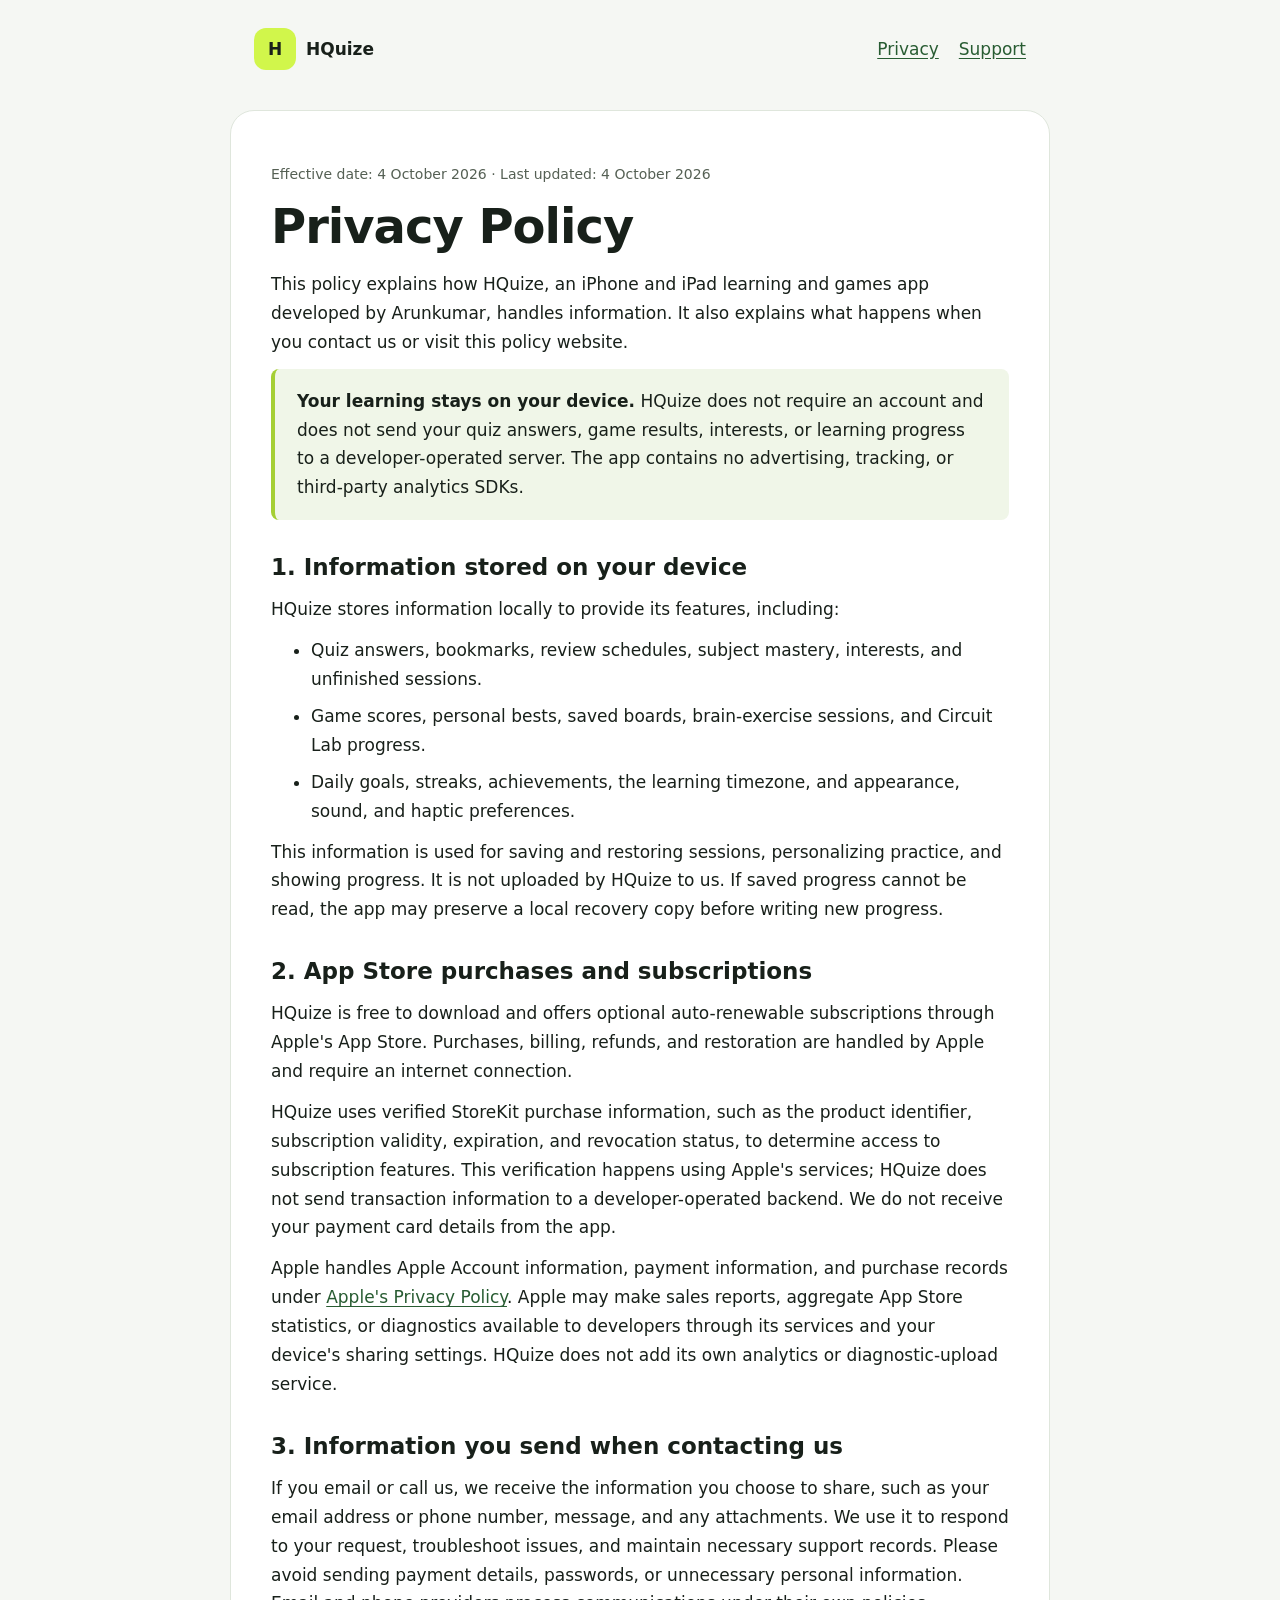
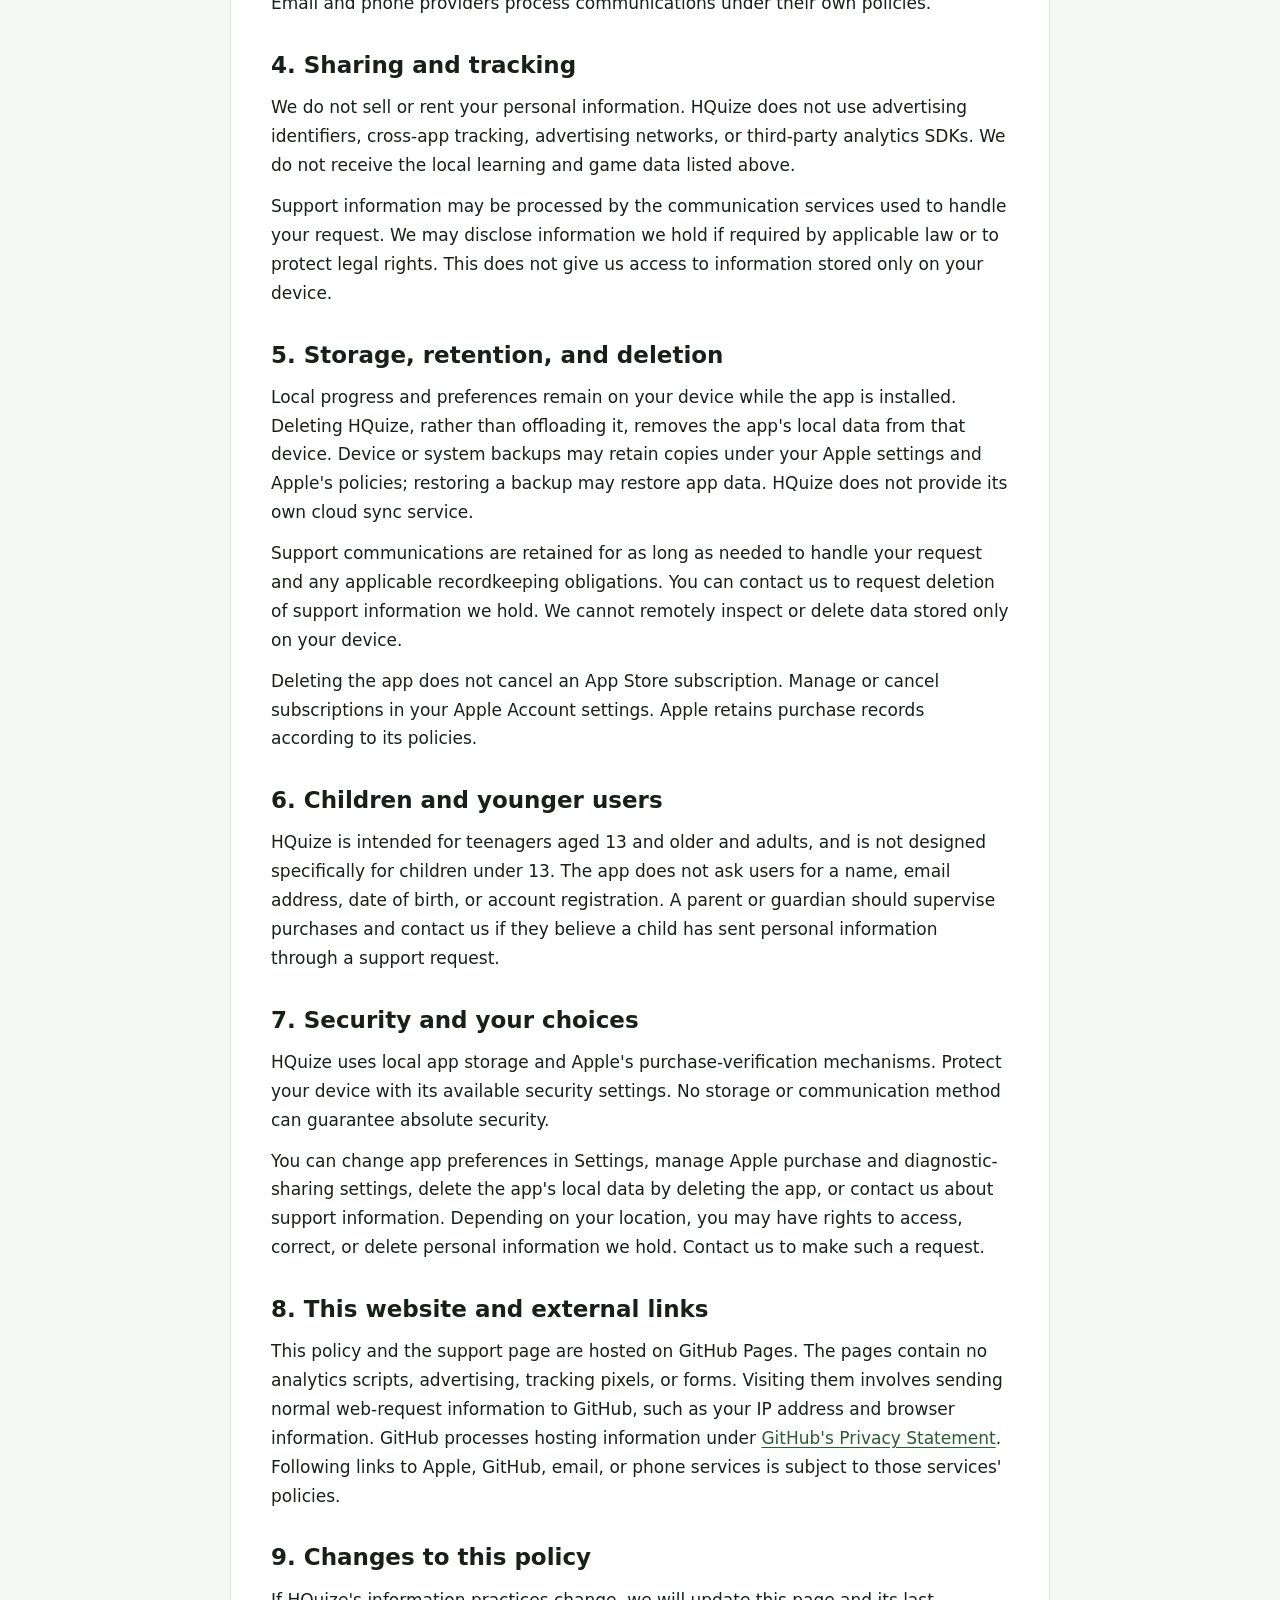
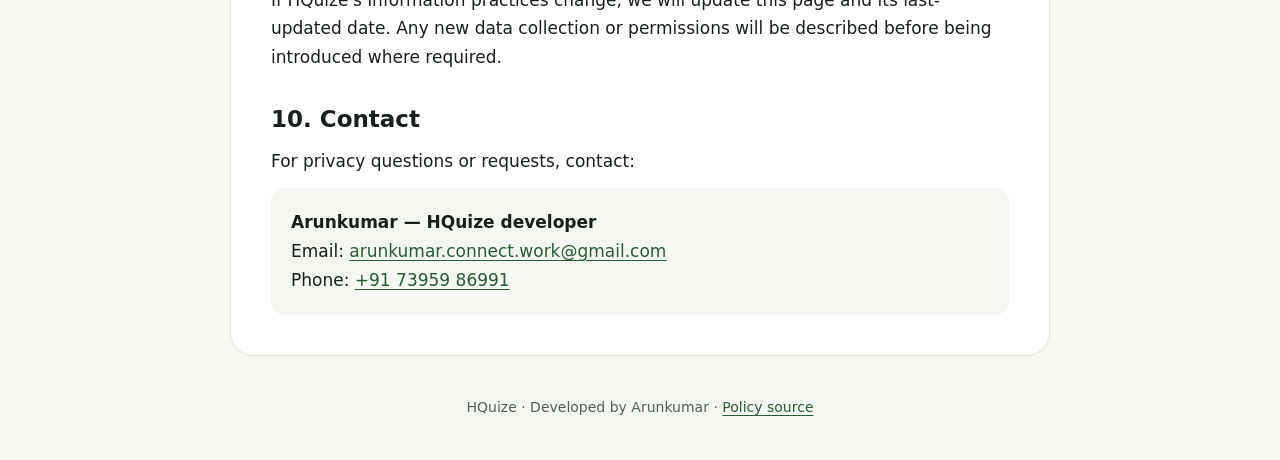
<file: index.html>
<!doctype html>
<html lang="en"><head><meta charset="utf-8"><meta name="viewport" content="width=device-width,initial-scale=1"><meta name="description" content="HQuize privacy policy and support: offline learning, local progress, and Apple-managed subscriptions."><title>Privacy Policy · HQuize</title><link rel="stylesheet" href="styles.css"></head><body><header><a class="brand" href="./"><span aria-hidden="true">H</span>HQuize</a><nav aria-label="Site"><a href="./">Privacy</a><a href="support.html">Support</a></nav></header><main><p class="meta">Effective date: 4 October 2026 · Last updated: 4 October 2026</p>
<h1>Privacy Policy</h1>
<p>This policy explains how HQuize, an iPhone and iPad learning and games app developed by Arunkumar, handles information. It also explains what happens when you contact us or visit this policy website.</p>
<div class="summary"><strong>Your learning stays on your device.</strong> HQuize does not require an account and does not send your quiz answers, game results, interests, or learning progress to a developer-operated server. The app contains no advertising, tracking, or third-party analytics SDKs.</div>
<h2>1. Information stored on your device</h2>
<p>HQuize stores information locally to provide its features, including:</p>
<ul><li>Quiz answers, bookmarks, review schedules, subject mastery, interests, and unfinished sessions.</li><li>Game scores, personal bests, saved boards, brain-exercise sessions, and Circuit Lab progress.</li><li>Daily goals, streaks, achievements, the learning timezone, and appearance, sound, and haptic preferences.</li></ul>
<p>This information is used for saving and restoring sessions, personalizing practice, and showing progress. It is not uploaded by HQuize to us. If saved progress cannot be read, the app may preserve a local recovery copy before writing new progress.</p>
<h2>2. App Store purchases and subscriptions</h2>
<p>HQuize is free to download and offers optional auto-renewable subscriptions through Apple's App Store. Purchases, billing, refunds, and restoration are handled by Apple and require an internet connection.</p>
<p>HQuize uses verified StoreKit purchase information, such as the product identifier, subscription validity, expiration, and revocation status, to determine access to subscription features. This verification happens using Apple's services; HQuize does not send transaction information to a developer-operated backend. We do not receive your payment card details from the app.</p>
<p>Apple handles Apple Account information, payment information, and purchase records under <a href="https://www.apple.com/legal/privacy/">Apple's Privacy Policy</a>. Apple may make sales reports, aggregate App Store statistics, or diagnostics available to developers through its services and your device's sharing settings. HQuize does not add its own analytics or diagnostic-upload service.</p>
<h2>3. Information you send when contacting us</h2>
<p>If you email or call us, we receive the information you choose to share, such as your email address or phone number, message, and any attachments. We use it to respond to your request, troubleshoot issues, and maintain necessary support records. Please avoid sending payment details, passwords, or unnecessary personal information. Email and phone providers process communications under their own policies.</p>
<h2>4. Sharing and tracking</h2>
<p>We do not sell or rent your personal information. HQuize does not use advertising identifiers, cross-app tracking, advertising networks, or third-party analytics SDKs. We do not receive the local learning and game data listed above.</p>
<p>Support information may be processed by the communication services used to handle your request. We may disclose information we hold if required by applicable law or to protect legal rights. This does not give us access to information stored only on your device.</p>
<h2>5. Storage, retention, and deletion</h2>
<p>Local progress and preferences remain on your device while the app is installed. Deleting HQuize, rather than offloading it, removes the app's local data from that device. Device or system backups may retain copies under your Apple settings and Apple's policies; restoring a backup may restore app data. HQuize does not provide its own cloud sync service.</p>
<p>Support communications are retained for as long as needed to handle your request and any applicable recordkeeping obligations. You can contact us to request deletion of support information we hold. We cannot remotely inspect or delete data stored only on your device.</p>
<p>Deleting the app does not cancel an App Store subscription. Manage or cancel subscriptions in your Apple Account settings. Apple retains purchase records according to its policies.</p>
<h2>6. Children and younger users</h2>
<p>HQuize is intended for teenagers aged 13 and older and adults, and is not designed specifically for children under 13. The app does not ask users for a name, email address, date of birth, or account registration. A parent or guardian should supervise purchases and contact us if they believe a child has sent personal information through a support request.</p>
<h2>7. Security and your choices</h2>
<p>HQuize uses local app storage and Apple's purchase-verification mechanisms. Protect your device with its available security settings. No storage or communication method can guarantee absolute security.</p>
<p>You can change app preferences in Settings, manage Apple purchase and diagnostic-sharing settings, delete the app's local data by deleting the app, or contact us about support information. Depending on your location, you may have rights to access, correct, or delete personal information we hold. Contact us to make such a request.</p>
<h2>8. This website and external links</h2>
<p>This policy and the support page are hosted on GitHub Pages. The pages contain no analytics scripts, advertising, tracking pixels, or forms. Visiting them involves sending normal web-request information to GitHub, such as your IP address and browser information. GitHub processes hosting information under <a href="https://docs.github.com/en/site-policy/privacy-policies/github-general-privacy-statement">GitHub's Privacy Statement</a>. Following links to Apple, GitHub, email, or phone services is subject to those services' policies.</p>
<h2>9. Changes to this policy</h2>
<p>If HQuize's information practices change, we will update this page and its last-updated date. Any new data collection or permissions will be described before being introduced where required.</p>
<h2>10. Contact</h2>
<p>For privacy questions or requests, contact:</p><div class="contact"><strong>Arunkumar — HQuize developer</strong><br>Email: <a href="mailto:arunkumar.connect.work@gmail.com">arunkumar.connect.work@gmail.com</a><br>Phone: <a href="tel:+917395986991">+91 73959 86991</a></div></main><footer>HQuize · Developed by Arunkumar · <a href="https://github.com/ArunkumarCharles/HQuizePrivacyPolicy">Policy source</a></footer></body></html>
</file>
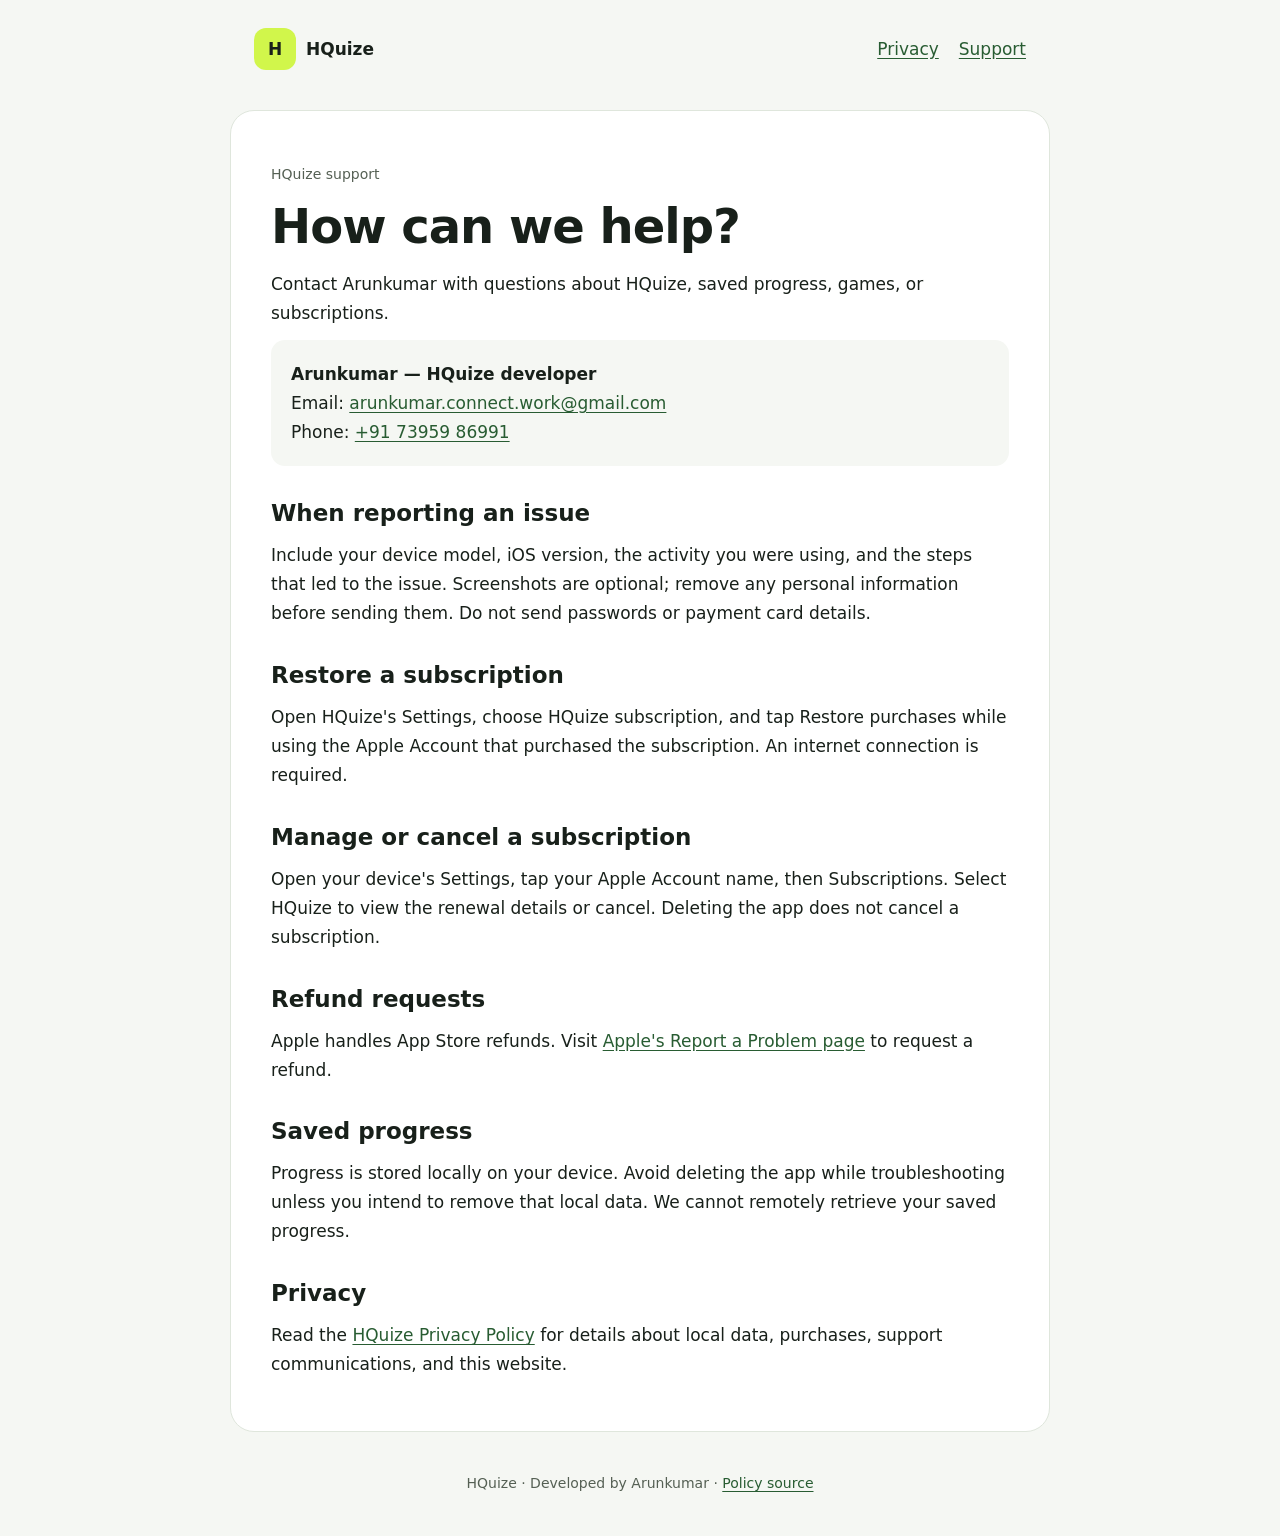
<file: support.html>
<!doctype html>
<html lang="en"><head><meta charset="utf-8"><meta name="viewport" content="width=device-width,initial-scale=1"><meta name="description" content="HQuize privacy policy and support: offline learning, local progress, and Apple-managed subscriptions."><title>Support · HQuize</title><link rel="stylesheet" href="styles.css"></head><body><header><a class="brand" href="./"><span aria-hidden="true">H</span>HQuize</a><nav aria-label="Site"><a href="./">Privacy</a><a href="support.html">Support</a></nav></header><main><p class="meta">HQuize support</p><h1>How can we help?</h1><p>Contact Arunkumar with questions about HQuize, saved progress, games, or subscriptions.</p><div class="contact"><strong>Arunkumar — HQuize developer</strong><br>Email: <a href="mailto:arunkumar.connect.work@gmail.com">arunkumar.connect.work@gmail.com</a><br>Phone: <a href="tel:+917395986991">+91 73959 86991</a></div><h2>When reporting an issue</h2><p>Include your device model, iOS version, the activity you were using, and the steps that led to the issue. Screenshots are optional; remove any personal information before sending them. Do not send passwords or payment card details.</p><h2>Restore a subscription</h2><p>Open HQuize's Settings, choose HQuize subscription, and tap Restore purchases while using the Apple Account that purchased the subscription. An internet connection is required.</p><h2>Manage or cancel a subscription</h2><p>Open your device's Settings, tap your Apple Account name, then Subscriptions. Select HQuize to view the renewal details or cancel. Deleting the app does not cancel a subscription.</p><h2>Refund requests</h2><p>Apple handles App Store refunds. Visit <a href="https://reportaproblem.apple.com/">Apple's Report a Problem page</a> to request a refund.</p><h2>Saved progress</h2><p>Progress is stored locally on your device. Avoid deleting the app while troubleshooting unless you intend to remove that local data. We cannot remotely retrieve your saved progress.</p><h2>Privacy</h2><p>Read the <a href="./">HQuize Privacy Policy</a> for details about local data, purchases, support communications, and this website.</p></main><footer>HQuize · Developed by Arunkumar · <a href="https://github.com/ArunkumarCharles/HQuizePrivacyPolicy">Policy source</a></footer></body></html>
</file>
<file: styles.css>
*{box-sizing:border-box}html{color-scheme:light}body{margin:0;background:#f5f7f3;color:#18201a;font:17px/1.7 system-ui,-apple-system,BlinkMacSystemFont,"Segoe UI",sans-serif}a{color:#285c32;text-underline-offset:3px}a:focus-visible{outline:3px solid #285c32;outline-offset:4px}header,main,footer{max-width:820px;margin:auto;padding:28px 24px}header{display:flex;align-items:center;justify-content:space-between;gap:20px}nav{display:flex;gap:20px}.brand{font-weight:800;color:#18201a;text-decoration:none}.brand span{display:inline-grid;place-items:center;background:#d1f64b;border-radius:12px;width:42px;height:42px;margin-right:10px}main{background:white;border:1px solid #dfe6dc;border-radius:24px;padding:40px;margin:12px auto}h1{font-size:clamp(32px,6vw,48px);line-height:1.15;margin:8px 0 16px;letter-spacing:-1px}h2{font-size:23px;line-height:1.35;margin:32px 0 12px}p,ul{margin:12px 0}.meta,footer{color:#556054;font-size:14px}.summary{padding:18px 22px;background:#f0f6e8;border-left:4px solid #a5cf34;border-radius:8px}.contact{padding:20px;background:#f5f7f3;border-radius:14px;overflow-wrap:anywhere}li{margin:8px 0}footer{text-align:center;padding-bottom:40px}@media(max-width:860px){main{margin:12px 16px;padding:26px 22px}header{padding:20px 24px}}@media(max-width:420px){header{flex-direction:column;align-items:flex-start}nav{font-size:15px}}
</file>
